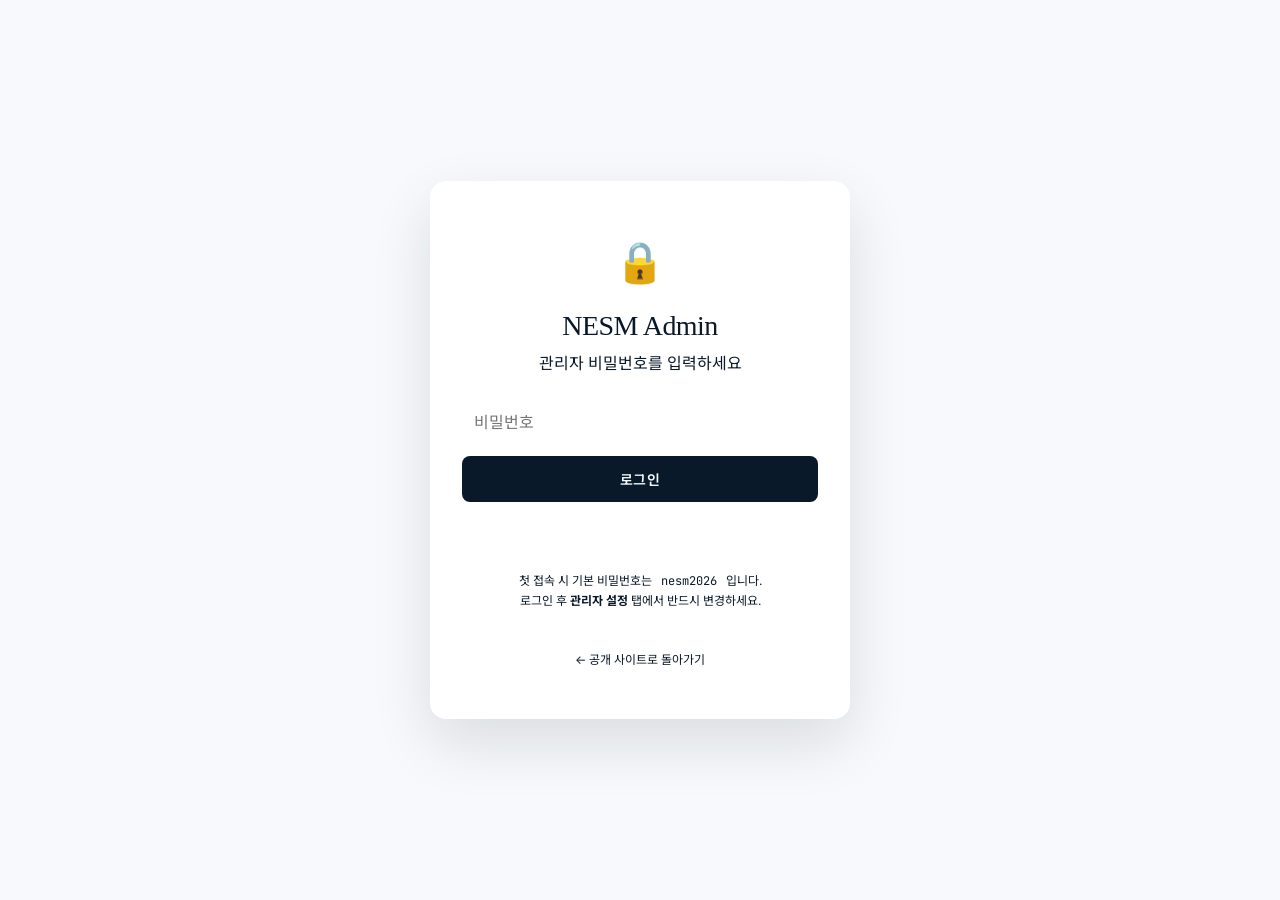
<file: admin.html>
<!DOCTYPE html>
<html lang="ko">
<head>
  <meta charset="UTF-8" />
  <meta name="viewport" content="width=device-width, initial-scale=1.0" />
  <title>Admin · NESM</title>
  <meta name="robots" content="noindex, nofollow" />
  <meta http-equiv="Cache-Control" content="no-cache, no-store, must-revalidate" />
  <meta http-equiv="Pragma" content="no-cache" />
  <meta http-equiv="Expires" content="0" />
  <link rel="icon" type="image/svg+xml" href="assets/icons/favicon.svg" />
  <link rel="preconnect" href="https://fonts.googleapis.com" />
  <link rel="preconnect" href="https://fonts.gstatic.com" crossorigin />
  <link href="https://fonts.googleapis.com/css2?family=Inter:wght@400;500;600;700;800&family=JetBrains+Mono:wght@400;500&family=Noto+Sans+KR:wght@400;500;700&display=swap" rel="stylesheet" />
  <link rel="stylesheet" href="css/style.css?v=20260420v" />
  <link rel="stylesheet" href="css/admin.css?v=20260420v" />
</head>
<body>

<!-- Login screen -->
<div id="login-screen" class="admin-login-screen">
  <div class="admin-login-box">
    <div class="admin-login-icon">🔒</div>
    <h1>NESM Admin</h1>
    <p class="admin-login-sub">관리자 비밀번호를 입력하세요</p>
    <form id="login-form" autocomplete="off">
      <input type="password" id="password-input" placeholder="비밀번호" autofocus />
      <button type="submit" class="btn btn-primary">로그인</button>
    </form>
    <div id="login-error" class="admin-login-error"></div>
    <div class="admin-login-hint">
      첫 접속 시 기본 비밀번호는 <code>nesm2026</code> 입니다.<br />
      로그인 후 <b>관리자 설정</b> 탭에서 반드시 변경하세요.
    </div>
    <a href="index.html" class="admin-login-back">← 공개 사이트로 돌아가기</a>
  </div>
</div>

<!-- Admin dashboard -->
<div id="dashboard" class="admin-dashboard hidden">
  <header class="admin-header">
    <div class="admin-header-inner">
      <div class="admin-brand">
        <span class="admin-lock">🔒</span>
        <strong>NESM</strong> · Admin
      </div>
      <div class="admin-actions">
        <a href="index.html" target="_blank" class="btn btn-ghost" title="공개 사이트 새 탭으로 열기">공개 사이트 ↗</a>
        <button id="logout-btn" class="btn btn-outline">로그아웃</button>
      </div>
    </div>
  </header>

  <!-- Instructions banner -->
  <div class="admin-banner">
    <div class="admin-banner-inner">
      <b>📌 업데이트 방법</b> — <b>🔐 관리자 설정</b> 탭에서 GitHub 토큰을 한 번 설정하면, 이후 <b>저장</b> 버튼 클릭 시
      자동으로 GitHub에 커밋되어 <b>1~2분 후 사이트에 반영</b>됩니다. 토큰 미설정 시 기존처럼 JSON 파일이 다운로드됩니다.
    </div>
  </div>

  <!-- Tabs -->
  <nav class="admin-tabs">
    <div class="admin-tabs-inner">
      <button class="admin-tab active" data-tab="pi">🎓 PI</button>
      <button class="admin-tab" data-tab="members">👥 Member</button>
      <button class="admin-tab" data-tab="topics">🔬 Research</button>
      <button class="admin-tab" data-tab="publications">📄 Publications</button>
      <button class="admin-tab" data-tab="news">📣 News</button>
      <button class="admin-tab" data-tab="gallery">🖼 Gallery</button>
      <button class="admin-tab" data-tab="announcement">📢 공지 팝업</button>
      <button class="admin-tab" data-tab="stats">📊 접속 통계</button>
      <button class="admin-tab" data-tab="config">⚙️ 기본설정</button>
      <button class="admin-tab" data-tab="settings">🔐 관리자 설정</button>
    </div>
  </nav>

  <main class="admin-main">
    <div id="tab-pi" class="admin-tab-panel active"></div>
    <div id="tab-members" class="admin-tab-panel"></div>
    <div id="tab-topics" class="admin-tab-panel"></div>
    <div id="tab-publications" class="admin-tab-panel"></div>
    <div id="tab-news" class="admin-tab-panel"></div>
    <div id="tab-gallery" class="admin-tab-panel"></div>
    <div id="tab-announcement" class="admin-tab-panel"></div>
    <div id="tab-stats" class="admin-tab-panel"></div>
    <div id="tab-config" class="admin-tab-panel"></div>
    <div id="tab-settings" class="admin-tab-panel"></div>
  </main>
</div>

<!-- Edit modal -->
<div id="modal" class="admin-modal hidden">
  <div class="admin-modal-backdrop"></div>
  <div class="admin-modal-box">
    <div class="admin-modal-header">
      <h3 id="modal-title">편집</h3>
      <button id="modal-close" class="admin-icon-btn" title="닫기">✕</button>
    </div>
    <div id="modal-body" class="admin-modal-body"></div>
    <div class="admin-modal-footer">
      <button id="modal-cancel" class="btn btn-ghost">취소</button>
      <button id="modal-save" class="btn btn-primary">확인</button>
    </div>
  </div>
</div>

<!-- Toast -->
<div id="toast" class="admin-toast"></div>

<script src="js/admin.js?v=20260420v"></script>
</body>
</html>
</file>
<file: css/style.css>
/* ================================================================
   Hoon-Hee Ryu Lab — Next-generation Energy Storage Materials Lab (NESM)
   Premium academic design system · light + dark mode
   ================================================================ */

/* ---- Design Tokens — Professional Navy (Yale/MIT × Stripe) ---- */
:root {
  --c-bg: #F7F9FC;
  --c-surface: #FFFFFF;
  --c-surface-2: #EEF2F8;
  --c-text: #0A1929;
  --c-text-muted: #455770;
  --c-text-light: #8696B0;
  --c-border: #D8DFEA;
  --c-border-strong: #B8C2D4;
  --c-accent: #1B5BD9;
  --c-accent-hover: #0F47B8;
  --c-accent-soft: #E5EDFB;
  --c-highlight: #1B5BD9;
  --c-navy-deep: #0A1929;

  --font-display: "Fraunces", "Noto Serif KR", Georgia, serif;
  --font-sans: "Inter", "Noto Sans KR", -apple-system, BlinkMacSystemFont, sans-serif;
  --font-mono: "JetBrains Mono", ui-monospace, "SF Mono", Menlo, Consolas, monospace;

  --fs-xs: 0.75rem;
  --fs-sm: 0.875rem;
  --fs-base: 1rem;
  --fs-lg: 1.125rem;
  --fs-xl: 1.375rem;
  --fs-2xl: 1.75rem;
  --fs-3xl: 2.25rem;
  --fs-4xl: 3rem;
  --fs-5xl: 4rem;
  --fs-6xl: 5.5rem;

  --space-1: 0.25rem;
  --space-2: 0.5rem;
  --space-3: 0.75rem;
  --space-4: 1rem;
  --space-6: 1.5rem;
  --space-8: 2rem;
  --space-12: 3rem;
  --space-16: 4rem;
  --space-20: 5rem;
  --space-24: 6rem;
  --space-32: 8rem;

  --container: 1240px;
  --container-narrow: 880px;

  --radius-sm: 4px;
  --radius: 8px;
  --radius-lg: 16px;

  --shadow-sm: 0 1px 2px rgba(20, 24, 31, 0.04);
  --shadow: 0 4px 24px rgba(20, 24, 31, 0.06);
  --shadow-lg: 0 24px 60px rgba(20, 24, 31, 0.12);

  --transition: 240ms cubic-bezier(0.16, 1, 0.3, 1);
  --transition-fast: 160ms ease;
}

/* ---- Dark mode — Deep Navy ---- */
[data-theme="dark"] {
  --c-bg: #0A1929;
  --c-surface: #102A43;
  --c-surface-2: #14304F;
  --c-text: #E6F0FB;
  --c-text-muted: #93B5D9;
  --c-text-light: #5D7A9E;
  --c-border: #1E3A5F;
  --c-border-strong: #2D4D78;
  --c-accent: #5B9DFF;
  --c-accent-hover: #7AB1FF;
  --c-accent-soft: #142940;
  --c-highlight: #5B9DFF;
  --c-navy-deep: #050E1A;

  --shadow-sm: 0 1px 2px rgba(0, 0, 0, 0.4);
  --shadow: 0 4px 24px rgba(0, 0, 0, 0.5);
  --shadow-lg: 0 24px 60px rgba(0, 0, 0, 0.7);
}

@media (prefers-color-scheme: dark) {
  :root:not([data-theme="light"]) {
    --c-bg: #0A1929;
    --c-surface: #102A43;
    --c-surface-2: #14304F;
    --c-text: #E6F0FB;
    --c-text-muted: #93B5D9;
    --c-text-light: #5D7A9E;
    --c-border: #1E3A5F;
    --c-border-strong: #2D4D78;
    --c-accent: #5B9DFF;
    --c-accent-hover: #7AB1FF;
    --c-accent-soft: #142940;
    --c-highlight: #5B9DFF;
    --c-navy-deep: #050E1A;
  }
}

/* ---- Reset & Base ---- */
*, *::before, *::after { box-sizing: border-box; }
html { scroll-behavior: smooth; -webkit-text-size-adjust: 100%; }
body {
  margin: 0;
  font-family: var(--font-sans);
  font-size: var(--fs-base);
  line-height: 1.65;
  color: var(--c-text);
  background: var(--c-bg);
  -webkit-font-smoothing: antialiased;
  -moz-osx-font-smoothing: grayscale;
  font-feature-settings: "ss01", "ss02", "cv01", "cv11";
  transition: background-color var(--transition), color var(--transition);
}
img { max-width: 100%; height: auto; display: block; }
button { font-family: inherit; cursor: pointer; border: 0; background: transparent; color: inherit; }

a { color: var(--c-text); text-decoration: none; transition: color var(--transition-fast); border-bottom: 1px solid transparent; }
a:hover { color: var(--c-accent); }
.pub-item .title a:hover, .news-quick a:hover .title { color: var(--c-accent); }
.pi-info a, .footer-grid a, .nav-links a { border-bottom: 0; }

/* ---- Display typography ---- */
h1, h2, h3, h4 {
  font-family: var(--font-display);
  font-weight: 500;
  line-height: 1.1;
  letter-spacing: -0.02em;
  color: var(--c-text);
  margin: 0 0 var(--space-4);
  font-feature-settings: "ss01";
}
h1 { font-size: clamp(2.5rem, 6vw, var(--fs-5xl)); font-weight: 400; }
h2 { font-size: var(--fs-3xl); font-weight: 500; }
h3 { font-size: var(--fs-xl); font-weight: 500; }
p { margin: 0 0 var(--space-4); color: var(--c-text-muted); }

::selection { background: var(--c-accent); color: var(--c-bg); }

/* ---- Layout ---- */
.container { width: 100%; max-width: var(--container); margin: 0 auto; padding: 0 var(--space-6); }
.container-narrow { max-width: var(--container-narrow); margin: 0 auto; padding: 0 var(--space-6); }
.section { padding: var(--space-24) 0; }
.section-tight { padding: var(--space-16) 0; }
@media (max-width: 720px) { .section { padding: var(--space-16) 0; } }

.eyebrow {
  display: inline-block;
  font-family: var(--font-sans);
  font-size: var(--fs-xs);
  letter-spacing: 0.18em;
  text-transform: uppercase;
  color: var(--c-text-light);
  margin-bottom: var(--space-3);
  font-weight: 600;
}

/* ---- Header ---- */
.site-header {
  position: fixed;
  top: 0; left: 0; right: 0;
  z-index: 100;
  background: rgba(251, 250, 247, 0.85);
  backdrop-filter: saturate(180%) blur(20px);
  -webkit-backdrop-filter: saturate(180%) blur(20px);
  border-bottom: 1px solid transparent;
  transition: background var(--transition), border-color var(--transition);
}
[data-theme="dark"] .site-header { background: rgba(11, 14, 20, 0.8); }
@media (prefers-color-scheme: dark) {
  :root:not([data-theme="light"]) .site-header { background: rgba(11, 14, 20, 0.8); }
}
.site-header.scrolled { border-bottom-color: var(--c-border); }

.nav {
  display: flex;
  align-items: center;
  justify-content: space-between;
  max-width: var(--container);
  margin: 0 auto;
  padding: var(--space-4) var(--space-6);
}
.nav-brand {
  font-family: var(--font-display);
  font-weight: 500;
  font-size: var(--fs-lg);
  letter-spacing: -0.01em;
  color: var(--c-text);
}
.nav-brand .dot { color: var(--c-highlight); }
.nav-links {
  display: flex;
  gap: var(--space-8);
  list-style: none;
  margin: 0; padding: 0;
}
.nav-links a {
  color: var(--c-text-muted);
  font-size: var(--fs-sm);
  font-weight: 500;
  letter-spacing: 0.01em;
  position: relative;
  padding: var(--space-2) 0;
}
.nav-links a:hover { color: var(--c-text); }
.nav-links a.active { color: var(--c-text); }
.nav-links a.active::after {
  content: "";
  position: absolute;
  left: 0; right: 0; bottom: -2px;
  height: 1px;
  background: var(--c-highlight);
}
.nav-right { display: flex; align-items: center; gap: var(--space-3); }
.icon-btn {
  width: 36px; height: 36px;
  display: inline-flex; align-items: center; justify-content: center;
  border-radius: 50%;
  color: var(--c-text-muted);
  transition: all var(--transition-fast);
  font-size: 1rem;
}
.icon-btn:hover { background: var(--c-surface-2); color: var(--c-text); }
.lang-toggle {
  font-size: var(--fs-xs);
  font-weight: 600;
  letter-spacing: 0.05em;
  color: var(--c-text-muted);
  padding: var(--space-2) var(--space-3);
  border-radius: var(--radius-sm);
  transition: all var(--transition-fast);
}
.lang-toggle:hover { color: var(--c-text); background: var(--c-surface-2); }

.nav-toggle { display: none; }
@media (max-width: 880px) {
  .nav-links { display: none; }
  .nav-links.open {
    display: flex;
    position: absolute; top: 100%; left: 0; right: 0;
    flex-direction: column; gap: 0;
    background: var(--c-surface);
    border-top: 1px solid var(--c-border);
    border-bottom: 1px solid var(--c-border);
    padding: var(--space-4) var(--space-6);
  }
  .nav-links.open li { padding: var(--space-3) 0; border-bottom: 1px solid var(--c-border); }
  .nav-links.open li:last-child { border-bottom: 0; }
  .nav-toggle {
    display: inline-flex; align-items: center; justify-content: center;
    width: 36px; height: 36px;
  }
  .nav-toggle span, .nav-toggle span::before, .nav-toggle span::after {
    content: ""; display: block; width: 18px; height: 1.5px; background: var(--c-text); position: relative;
  }
  .nav-toggle span::before { position: absolute; top: -6px; }
  .nav-toggle span::after { position: absolute; top: 6px; }
}

/* ---- Hero (Manifesto style — Anthropic/Stripe) ---- */
.hero {
  position: relative;
  padding: calc(var(--space-32) + var(--space-12)) 0 var(--space-20);
  overflow: hidden;
}
.hero-inner {
  max-width: var(--container);
  margin: 0 auto;
  padding: 0 var(--space-6);
}
.hero .hero-eyebrow {
  font-family: var(--font-mono);
  font-size: var(--fs-xs);
  letter-spacing: 0.22em;
  text-transform: uppercase;
  color: var(--c-text-muted);
  margin-bottom: var(--space-12);
  display: flex;
  align-items: center;
  gap: var(--space-3);
}
.hero .hero-eyebrow::after {
  content: "";
  display: inline-block;
  height: 1px;
  background: var(--c-border-strong);
  flex: 1;
  max-width: 200px;
}
.hero h1 {
  font-family: var(--font-sans);
  font-size: clamp(3rem, 9vw, 7.5rem);
  font-weight: 800;
  line-height: 0.96;
  letter-spacing: -0.045em;
  margin-bottom: var(--space-12);
  color: var(--c-text);
  max-width: 16ch;
}
.hero h1 .accent { color: var(--c-accent); }
.hero h1 .line { display: block; }
.hero-cta { display: flex; gap: var(--space-3); flex-wrap: wrap; margin-bottom: var(--space-16); }
.hero-meta {
  display: flex;
  align-items: center;
  gap: var(--space-6);
  padding-top: var(--space-6);
  border-top: 1px solid var(--c-border);
  flex-wrap: wrap;
  font-family: var(--font-mono);
  font-size: var(--fs-sm);
  color: var(--c-text-muted);
}
.hero-meta .stat { display: inline-flex; align-items: baseline; gap: var(--space-2); }
.hero-meta .stat .n { color: var(--c-text); font-weight: 700; font-size: var(--fs-base); }
.hero-meta .stat .lbl { color: var(--c-text-light); font-size: var(--fs-xs); letter-spacing: 0.08em; text-transform: uppercase; }
.hero-meta .sep { color: var(--c-text-light); }

/* ---- Buttons ---- */
.btn {
  display: inline-flex; align-items: center; justify-content: center;
  gap: var(--space-2);
  padding: var(--space-3) var(--space-6);
  border-radius: var(--radius);
  font-size: var(--fs-sm);
  font-weight: 600;
  letter-spacing: 0.01em;
  transition: all var(--transition);
  border: 1px solid transparent;
  cursor: pointer;
}
.btn-primary { background: var(--c-text); color: var(--c-bg); }
.btn-primary:hover { background: var(--c-accent); color: var(--c-bg); transform: translateY(-1px); box-shadow: var(--shadow); }
.btn-outline { background: transparent; color: var(--c-text); border-color: var(--c-border-strong); }
.btn-outline:hover { background: var(--c-surface-2); color: var(--c-text); border-color: var(--c-text); }
.btn-ghost { color: var(--c-text-muted); }
.btn-ghost:hover { color: var(--c-text); }
.btn-sm { padding: var(--space-2) var(--space-4); font-size: var(--fs-xs); }

/* ---- Section title ---- */
.section-title { margin-bottom: var(--space-16); }
.section-title h2 { font-size: clamp(1.75rem, 4vw, var(--fs-3xl)); margin-bottom: var(--space-3); }
.section-title p { color: var(--c-text-muted); font-size: var(--fs-lg); max-width: 640px; }
.section-title.center { text-align: center; }
.section-title.center p { margin: 0 auto; }

/* ---- Metrics strip (Hero) ---- */
.metrics-strip {
  display: grid;
  grid-template-columns: repeat(4, 1fr);
  gap: 0;
  border-top: 1px solid var(--c-border);
  border-bottom: 1px solid var(--c-border);
  margin: var(--space-16) 0;
}
.metric-cell {
  padding: var(--space-8) var(--space-4);
  text-align: center;
  border-right: 1px solid var(--c-border);
}
.metric-cell:last-child { border-right: 0; }
.metric-cell .value {
  display: block;
  font-family: var(--font-display);
  font-size: clamp(2rem, 5vw, var(--fs-4xl));
  font-weight: 400;
  color: var(--c-text);
  letter-spacing: -0.03em;
  line-height: 1;
}
.metric-cell .label {
  display: block;
  margin-top: var(--space-2);
  font-size: var(--fs-xs);
  color: var(--c-text-light);
  letter-spacing: 0.12em;
  text-transform: uppercase;
  font-weight: 600;
}
@media (max-width: 720px) {
  .metrics-strip { grid-template-columns: repeat(2, 1fr); }
  .metric-cell:nth-child(2) { border-right: 0; }
  .metric-cell:nth-child(1), .metric-cell:nth-child(2) { border-bottom: 1px solid var(--c-border); }
}

/* ---- Reveal animation ---- */
.reveal {
  opacity: 0;
  transform: translateY(24px);
  transition: opacity 800ms cubic-bezier(0.16, 1, 0.3, 1), transform 800ms cubic-bezier(0.16, 1, 0.3, 1);
}
.reveal.visible {
  opacity: 1;
  transform: translateY(0);
}

/* ---- Topic cards (Research) ---- */
.topic-grid { display: grid; grid-template-columns: 1fr 1fr; gap: var(--space-8); }
@media (max-width: 720px) { .topic-grid { grid-template-columns: 1fr; } }
.topic-card {
  position: relative;
  padding: var(--space-8);
  background: var(--c-surface);
  border: 1px solid var(--c-border);
  border-radius: var(--radius-lg);
  transition: all var(--transition);
  text-decoration: none;
  color: inherit;
  display: block;
}
.topic-card:hover {
  border-color: var(--c-text);
  transform: translateY(-4px);
  box-shadow: var(--shadow);
}
.topic-card .topic-svg {
  width: 100%;
  height: 140px;
  display: flex; align-items: center; justify-content: center;
  margin-bottom: var(--space-6);
  color: var(--c-accent);
}
.topic-card .topic-svg svg { width: 100%; height: 100%; }
.topic-card h3 {
  font-size: var(--fs-xl);
  margin-bottom: var(--space-3);
}
.topic-card p { font-size: var(--fs-sm); margin-bottom: var(--space-4); }
.topic-card .keywords { display: flex; flex-wrap: wrap; gap: var(--space-2); }
.topic-card .kw {
  font-size: var(--fs-xs);
  font-family: var(--font-mono);
  color: var(--c-text-light);
  padding: var(--space-1) var(--space-3);
  border: 1px solid var(--c-border);
  border-radius: 999px;
  letter-spacing: 0.02em;
}
.topic-card .rep-papers {
  margin-top: var(--space-6);
  padding-top: var(--space-4);
  border-top: 1px dashed var(--c-border);
  font-size: var(--fs-xs);
  color: var(--c-text-light);
}
.topic-card .rep-papers ul { padding-left: var(--space-4); margin: var(--space-2) 0 0; }
.topic-card .rep-papers li { margin-bottom: var(--space-1); }
.topic-card .topic-cta {
  margin-top: var(--space-6);
  padding-top: var(--space-4);
  border-top: 1px solid var(--c-border);
  font-size: var(--fs-sm);
  font-weight: 600;
  color: var(--c-accent);
  letter-spacing: 0.01em;
  display: flex;
  align-items: center;
  gap: var(--space-2);
  transition: gap var(--transition);
}
.topic-card:hover .topic-cta { gap: var(--space-3); }

/* ---- Research detail page ---- */
.topic-hero-svg {
  background: var(--c-surface-2);
  border: 1px solid var(--c-border);
  border-radius: var(--radius-lg);
  padding: var(--space-12);
  display: flex;
  justify-content: center;
  margin-bottom: var(--space-8);
}
.topic-hero-svg svg { max-width: 420px; width: 100%; height: auto; color: var(--c-accent); }

.detail-body { font-size: var(--fs-lg); line-height: 1.75; color: var(--c-text); }
.detail-body p { color: var(--c-text); margin-bottom: var(--space-6); white-space: pre-wrap; }
.detail-body p:last-child { margin-bottom: 0; }

.detail-pubs { list-style: none; padding: 0; margin: 0; }
.detail-pubs li {
  padding: var(--space-4) 0;
  border-bottom: 1px solid var(--c-border);
}
.detail-pubs li:last-child { border-bottom: 0; }
.detail-pubs .pub-title {
  font-weight: 500;
  color: var(--c-text);
  margin-bottom: var(--space-1);
  line-height: 1.5;
}
.detail-pubs .pub-meta {
  font-size: var(--fs-sm);
  color: var(--c-text-muted);
  font-family: var(--font-mono);
  letter-spacing: 0.02em;
}

.topic-nav {
  display: grid;
  grid-template-columns: 1fr 1fr;
  gap: var(--space-6);
}
@media (max-width: 640px) { .topic-nav { grid-template-columns: 1fr; } }
.topic-nav-link {
  display: flex;
  flex-direction: column;
  gap: var(--space-2);
  padding: var(--space-6);
  background: var(--c-surface);
  border: 1px solid var(--c-border);
  border-radius: var(--radius-lg);
  color: inherit;
  transition: all var(--transition);
}
.topic-nav-link:hover { border-color: var(--c-text); transform: translateY(-2px); box-shadow: var(--shadow); }
.topic-nav-link.next { text-align: right; }
.topic-nav-dir {
  font-family: var(--font-mono);
  font-size: var(--fs-xs);
  color: var(--c-text-light);
  letter-spacing: 0.1em;
  text-transform: uppercase;
  font-weight: 600;
}
.topic-nav-name {
  font-family: var(--font-sans);
  font-weight: 600;
  font-size: var(--fs-lg);
  color: var(--c-text);
  letter-spacing: -0.01em;
}

/* ---- Member cards ---- */
.member-grid { display: grid; grid-template-columns: repeat(3, 1fr); gap: var(--space-6); }
@media (max-width: 960px) { .member-grid { grid-template-columns: repeat(2, 1fr); } }
@media (max-width: 540px) { .member-grid { grid-template-columns: 1fr; } }
/* Member tabs (Current / Alumni) */
.member-tabs {
  display: flex;
  gap: var(--space-8);
  border-bottom: 1px solid var(--c-border);
  margin-bottom: var(--space-12);
}
.member-tab {
  padding: var(--space-4) 0;
  font-size: var(--fs-lg);
  font-weight: 600;
  color: var(--c-text-muted);
  border-bottom: 2px solid transparent;
  transition: all var(--transition-fast);
  letter-spacing: -0.01em;
  font-family: var(--font-sans);
  cursor: pointer;
}
.member-tab:hover { color: var(--c-text); }
.member-tab.active { color: var(--c-accent); border-bottom-color: var(--c-accent); }
.member-tab-count {
  display: inline-block;
  margin-left: var(--space-2);
  padding: 2px var(--space-2);
  font-family: var(--font-mono);
  font-size: var(--fs-xs);
  font-weight: 700;
  background: var(--c-surface-2);
  color: var(--c-text-light);
  border-radius: 999px;
}
.member-tab.active .member-tab-count { background: var(--c-accent-soft); color: var(--c-accent); }

.member-group { margin-bottom: var(--space-20); }
.member-group .group-head {
  display: flex;
  align-items: baseline;
  justify-content: space-between;
  margin-bottom: var(--space-6);
  padding-bottom: var(--space-3);
  border-bottom: 1px solid var(--c-border);
}
.member-group .group-head h3 {
  font-family: var(--font-sans);
  font-size: var(--fs-xs);
  font-weight: 700;
  letter-spacing: 0.2em;
  text-transform: uppercase;
  color: var(--c-text);
  margin: 0;
}
.member-group .group-head .count {
  font-family: var(--font-mono);
  font-size: var(--fs-xs);
  color: var(--c-text-light);
  letter-spacing: 0.05em;
}

.member-card {
  position: relative;
  background: var(--c-surface);
  border: 1px solid var(--c-border);
  border-radius: var(--radius-lg);
  padding: var(--space-6);
  transition: all var(--transition);
  text-decoration: none;
  color: inherit;
  display: flex;
  flex-direction: column;
  gap: var(--space-3);
  overflow: hidden;
}
.member-card:hover {
  transform: translateY(-3px);
  box-shadow: var(--shadow);
  border-color: var(--c-text);
}

/* Avatar — role-tinted gradient */
.member-card .photo {
  width: 100%;
  aspect-ratio: 1 / 1;
  margin: 0 0 var(--space-2);
  border-radius: var(--radius);
  overflow: hidden;
  display: flex; align-items: center; justify-content: center;
  font-family: var(--font-sans);
  font-size: 3.5rem;
  font-weight: 700;
  letter-spacing: -0.03em;
  position: relative;
}
.member-card img.photo { object-fit: cover; }
.member-card .photo::after {
  content: "";
  position: absolute; inset: 0;
  background: linear-gradient(135deg, transparent 0%, rgba(0,0,0,0.04) 100%);
  pointer-events: none;
}
[data-theme="dark"] .member-card .photo::after { background: linear-gradient(135deg, transparent 0%, rgba(255,255,255,0.03) 100%); }

/* Role-based avatar palettes — navy gradient steps */
.member-card[data-role="professor"] .photo { background: linear-gradient(135deg, #0A1929, #1E3A5F); color: #E6F0FB; }
.member-card[data-role="phd"]       .photo { background: linear-gradient(135deg, #1B3A5C, #2D5A8F); color: #E6F0FB; }
.member-card[data-role="ms"]        .photo { background: linear-gradient(135deg, #5B9DFF, #1B5BD9); color: #FFFFFF; }
.member-card[data-role="undergraduate"] .photo { background: linear-gradient(135deg, #BFD3F0, #93B5D9); color: #0A1929; }
.member-card[data-role="alumni"]    .photo { background: linear-gradient(135deg, #E5EDFB, #C5D6F0); color: #1B5BD9; }
[data-theme="dark"] .member-card[data-role="undergraduate"] .photo { background: linear-gradient(135deg, #2D4D78, #1E3A5F); color: #BFD3F0; }
[data-theme="dark"] .member-card[data-role="alumni"] .photo { background: linear-gradient(135deg, #142940, #0A1F33); color: var(--c-accent); }

/* Name block */
.member-card .name-row {
  display: flex;
  align-items: baseline;
  justify-content: space-between;
  gap: var(--space-2);
  margin-bottom: 2px;
}
.member-card .name-ko { font-weight: 700; font-size: var(--fs-lg); color: var(--c-text); letter-spacing: -0.01em; }
.member-card .name-en { font-family: var(--font-mono); font-size: var(--fs-xs); color: var(--c-text-light); letter-spacing: 0.02em; }

.member-card .role-line {
  display: flex;
  align-items: center;
  gap: var(--space-2);
  font-size: var(--fs-xs);
  color: var(--c-text-muted);
  font-family: var(--font-mono);
  letter-spacing: 0.04em;
  margin-bottom: var(--space-2);
}
.member-card .role-line .dot { color: var(--c-accent); }
.member-card .role-line .joined { color: var(--c-text-light); }

.member-card .summary {
  font-size: var(--fs-sm);
  color: var(--c-text-muted);
  line-height: 1.55;
  margin-bottom: var(--space-3);
  flex: 1;
}

.member-card .tags { display: flex; flex-wrap: wrap; gap: var(--space-1); margin-top: auto; }
.member-card .tag-mini {
  font-family: var(--font-mono);
  font-size: 11px;
  padding: 2px 8px;
  background: var(--c-surface-2);
  color: var(--c-text);
  border-radius: 999px;
  letter-spacing: 0.02em;
  border: 1px solid var(--c-border);
}

.member-card .email-row {
  margin-top: var(--space-3);
  padding-top: var(--space-3);
  border-top: 1px dashed var(--c-border);
  font-family: var(--font-mono);
  font-size: var(--fs-xs);
  color: var(--c-text-light);
}
.member-card .email-row a { color: inherit; }
.member-card .email-row a:hover { color: var(--c-accent); }

/* Open Positions card */
.member-card-open {
  background: var(--c-text);
  color: var(--c-bg);
  border: 1px solid var(--c-text);
  border-radius: var(--radius-lg);
  padding: var(--space-8);
  display: flex;
  flex-direction: column;
  justify-content: center;
  text-align: center;
  text-decoration: none;
  transition: all var(--transition);
  min-height: 100%;
}
.member-card-open:hover { background: var(--c-accent); color: var(--c-bg); border-color: var(--c-accent); transform: translateY(-3px); }
.member-card-open .icon { font-size: 2.5rem; margin-bottom: var(--space-3); opacity: 0.85; }
.member-card-open h4 { color: var(--c-bg); font-family: var(--font-sans); font-weight: 700; font-size: var(--fs-lg); margin-bottom: var(--space-2); letter-spacing: -0.01em; }
.member-card-open p { color: rgba(255,255,255,0.75); font-size: var(--fs-sm); margin-bottom: var(--space-4); }
[data-theme="dark"] .member-card-open p { color: rgba(0,0,0,0.7); }
.member-card-open .arrow { font-size: var(--fs-sm); font-weight: 600; }

/* ---- Publications list ---- */
.pub-filters {
  display: flex;
  flex-wrap: wrap;
  gap: var(--space-2);
  margin-bottom: var(--space-12);
  padding-bottom: var(--space-6);
  border-bottom: 1px solid var(--c-border);
}
.pub-filter {
  padding: var(--space-2) var(--space-4);
  border-radius: 999px;
  background: transparent;
  color: var(--c-text-muted);
  font-size: var(--fs-sm);
  font-weight: 500;
  border: 1px solid var(--c-border);
  transition: all var(--transition-fast);
}
.pub-filter:hover { color: var(--c-text); border-color: var(--c-border-strong); }
.pub-filter.active { background: var(--c-text); color: var(--c-bg); border-color: var(--c-text); }
.pub-filter-count {
  display: inline-block;
  margin-left: var(--space-1);
  padding: 0 var(--space-2);
  background: var(--c-surface-2);
  color: var(--c-text-light);
  border-radius: 999px;
  font-size: 11px;
  font-weight: 700;
  font-family: var(--font-mono);
}
.pub-filter.active .pub-filter-count { background: rgba(255,255,255,0.18); color: inherit; }

/* ---- Year filter bar ---- */
.pub-year-filters {
  display: flex;
  flex-wrap: wrap;
  align-items: center;
  gap: var(--space-2);
  margin-bottom: var(--space-8);
  padding: var(--space-4) 0;
  border-bottom: 1px solid var(--c-border);
}
.pub-year-label {
  font-family: var(--font-mono);
  font-size: var(--fs-xs);
  color: var(--c-text-light);
  letter-spacing: 0.12em;
  text-transform: uppercase;
  font-weight: 700;
  margin-right: var(--space-2);
}
.pub-year-btn {
  padding: var(--space-1) var(--space-3);
  border: 1px solid var(--c-border);
  border-radius: var(--radius-sm);
  background: transparent;
  color: var(--c-text-muted);
  font-family: var(--font-mono);
  font-size: var(--fs-sm);
  font-weight: 500;
  transition: all var(--transition-fast);
  cursor: pointer;
}
.pub-year-btn:hover { color: var(--c-accent); border-color: var(--c-accent); }
.pub-year-btn.active { background: var(--c-accent); color: #fff; border-color: var(--c-accent); font-weight: 700; }

.pub-count-header {
  padding: var(--space-4) 0 var(--space-6);
  font-family: var(--font-mono);
  font-size: var(--fs-sm);
  color: var(--c-text-muted);
  display: flex;
  align-items: baseline;
  gap: var(--space-2);
}
.pub-count-num { font-size: var(--fs-xl); font-weight: 800; color: var(--c-text); font-family: var(--font-sans); letter-spacing: -0.02em; }
.pub-count-lbl { font-size: var(--fs-sm); letter-spacing: 0.02em; }
.pub-count-reset {
  margin-left: auto;
  padding: var(--space-1) var(--space-3);
  background: var(--c-surface-2);
  border: 1px solid var(--c-border);
  border-radius: 999px;
  font-size: var(--fs-xs);
  color: var(--c-text-muted);
  cursor: pointer;
  font-family: var(--font-sans);
}
.pub-count-reset:hover { color: var(--c-accent); border-color: var(--c-accent); }

.pub-year-group { margin-bottom: var(--space-16); }
.pub-year-group h3 {
  font-family: var(--font-display);
  font-size: var(--fs-3xl);
  color: var(--c-text-light);
  font-weight: 300;
  letter-spacing: -0.03em;
  margin-bottom: var(--space-6);
}
.pub-list { list-style: none; padding: 0; margin: 0; }
.pub-item {
  padding: var(--space-6) 0;
  border-bottom: 1px solid var(--c-border);
  display: grid;
  grid-template-columns: 32px 1fr 80px;
  gap: var(--space-6);
  align-items: start;
  transition: background var(--transition-fast);
}
.pub-item:hover { background: var(--c-surface-2); margin: 0 calc(-1 * var(--space-4)); padding-left: var(--space-4); padding-right: var(--space-4); border-radius: var(--radius); }
.pub-item:last-child { border-bottom: 0; }
.pub-item .pub-num { font-family: var(--font-mono); font-size: var(--fs-xs); color: var(--c-text-light); padding-top: 4px; }
.pub-item .pub-body { min-width: 0; }
.pub-item .title { font-weight: 500; color: var(--c-text); margin-bottom: var(--space-2); line-height: 1.4; font-size: var(--fs-base); }
.pub-item .title a { color: inherit; }
.pub-item .title a:hover { color: var(--c-accent); }
.pub-item .meta { font-size: var(--fs-sm); color: var(--c-text-muted); }
.pub-item .venue { font-style: italic; color: var(--c-accent); font-weight: 600; }
.pub-item .badge-top {
  display: inline-block;
  font-size: 10px;
  padding: 2px var(--space-2);
  background: var(--c-highlight);
  color: var(--c-bg);
  border-radius: var(--radius-sm);
  margin-left: var(--space-2);
  font-weight: 700;
  letter-spacing: 0.06em;
  text-transform: uppercase;
  vertical-align: middle;
}
.pub-item .cite-count {
  text-align: right;
  font-family: var(--font-mono);
  font-size: var(--fs-sm);
  color: var(--c-text-light);
  padding-top: 4px;
}
.pub-item .cite-count .n { display: block; font-size: var(--fs-lg); font-weight: 700; color: var(--c-text); }
.pub-item .cite-count .lbl { font-size: 10px; letter-spacing: 0.08em; text-transform: uppercase; }
@media (max-width: 720px) {
  .pub-item { grid-template-columns: 1fr; gap: var(--space-2); }
  .pub-item .pub-num, .pub-item .cite-count { padding-top: 0; text-align: left; }
  .pub-item .cite-count { display: flex; align-items: baseline; gap: var(--space-2); }
  .pub-item .cite-count .n { font-size: var(--fs-base); }
}

/* ---- News list ---- */
.board-tabs { display: flex; gap: var(--space-6); border-bottom: 1px solid var(--c-border); margin-bottom: var(--space-8); }
.board-tab {
  padding: var(--space-3) 0;
  color: var(--c-text-muted);
  font-weight: 500;
  font-size: var(--fs-base);
  border-bottom: 2px solid transparent;
  transition: all var(--transition-fast);
}
.board-tab:hover { color: var(--c-text); }
.board-tab.active { color: var(--c-text); border-bottom-color: var(--c-highlight); font-weight: 600; }

.news-list { list-style: none; padding: 0; margin: 0; }
.news-item {
  padding: var(--space-6) 0;
  border-bottom: 1px solid var(--c-border);
  display: grid;
  grid-template-columns: 130px 1fr;
  gap: var(--space-6);
  align-items: start;
}
.news-item .date { color: var(--c-text-light); font-family: var(--font-mono); font-size: var(--fs-sm); padding-top: 2px; letter-spacing: 0.02em; }
.news-item .body .title { font-weight: 500; font-size: var(--fs-lg); color: var(--c-text); margin-bottom: var(--space-2); font-family: var(--font-display); }
.news-item .body .excerpt { color: var(--c-text-muted); font-size: var(--fs-sm); }
@media (max-width: 540px) {
  .news-item { grid-template-columns: 1fr; gap: var(--space-2); }
}

/* ---- PI page ---- */
.pi-hero {
  display: grid;
  grid-template-columns: 0.9fr 1.1fr;
  gap: var(--space-16);
  align-items: start;
  padding-top: var(--space-32);
}
@media (max-width: 880px) { .pi-hero { grid-template-columns: 1fr; padding-top: var(--space-24); } }
.pi-photo {
  aspect-ratio: 4 / 5;
  border-radius: var(--radius-lg);
  overflow: hidden;
  background: linear-gradient(135deg, var(--c-accent-soft), var(--c-surface-2));
  box-shadow: var(--shadow-lg);
  display: flex; align-items: center; justify-content: center;
  font-family: var(--font-display);
  font-size: var(--fs-6xl);
  color: var(--c-accent);
  position: sticky;
  top: 100px;
}
.pi-photo img { width: 100%; height: 100%; object-fit: cover; }
.pi-info h1 { margin-bottom: var(--space-2); }
.pi-info .role { font-family: var(--font-mono); font-size: var(--fs-sm); color: var(--c-highlight); letter-spacing: 0.06em; text-transform: uppercase; margin-bottom: var(--space-3); font-weight: 600; }
.pi-info .affiliation { color: var(--c-text-muted); margin-bottom: var(--space-6); }
.pi-info .bio { font-size: var(--fs-lg); line-height: 1.7; color: var(--c-text); margin-bottom: var(--space-6); }
.pi-info .pi-actions { display: flex; flex-wrap: wrap; gap: var(--space-2); margin-bottom: var(--space-12); }

.pi-section { margin-top: var(--space-16); }
.pi-section h2 {
  font-family: var(--font-sans);
  font-size: var(--fs-xs);
  font-weight: 600;
  letter-spacing: 0.18em;
  text-transform: uppercase;
  color: var(--c-text-light);
  margin-bottom: var(--space-6);
  padding-bottom: var(--space-3);
  border-bottom: 1px solid var(--c-border);
}
.pi-timeline { list-style: none; padding: 0; margin: 0; }
.pi-timeline li {
  display: grid;
  grid-template-columns: 220px 1fr;
  gap: var(--space-6);
  padding: var(--space-4) 0;
  border-bottom: 1px dashed var(--c-border);
  align-items: start;
}
.pi-timeline li:last-child { border-bottom: 0; }
.pi-timeline .period { color: var(--c-text-light); font-family: var(--font-mono); font-size: var(--fs-sm); white-space: nowrap; letter-spacing: 0.02em; }
.pi-timeline .title-text { font-weight: 500; color: var(--c-text); margin-bottom: 2px; }
.pi-timeline .org { color: var(--c-text-muted); font-size: var(--fs-sm); }
@media (max-width: 720px) {
  .pi-timeline li { grid-template-columns: 1fr; gap: var(--space-1); }
}

.pi-interests { display: flex; flex-wrap: wrap; gap: var(--space-2); list-style: none; padding: 0; margin: 0; }
.pi-interests li {
  padding: var(--space-2) var(--space-4);
  background: var(--c-surface-2);
  color: var(--c-text);
  border-radius: 999px;
  font-size: var(--fs-sm);
  font-weight: 500;
  border: 1px solid var(--c-border);
}

/* ---- Citations chart ---- */
.citations-chart {
  background: var(--c-surface);
  border: 1px solid var(--c-border);
  border-radius: var(--radius-lg);
  padding: var(--space-8);
}
.citations-chart svg { width: 100%; height: auto; display: block; }
.citations-chart .axis-label { fill: var(--c-text-light); font-family: var(--font-mono); font-size: 11px; }
.citations-chart .grid-line { stroke: var(--c-border); stroke-dasharray: 2 3; }
.citations-chart .area-fill { fill: var(--c-accent-soft); }
.citations-chart .line { stroke: var(--c-accent); stroke-width: 2; fill: none; }
.citations-chart .point { fill: var(--c-bg); stroke: var(--c-accent); stroke-width: 2; }
.citations-chart .point-label { fill: var(--c-text-muted); font-family: var(--font-mono); font-size: 10px; text-anchor: middle; }

/* ---- Contact ---- */
.contact-grid {
  display: grid;
  grid-template-columns: 1fr 1fr;
  gap: var(--space-12);
  align-items: start;
}
@media (max-width: 880px) { .contact-grid { grid-template-columns: 1fr; } }
.contact-info { display: flex; flex-direction: column; gap: var(--space-6); }
.contact-row { display: grid; grid-template-columns: 90px 1fr; gap: var(--space-4); align-items: start; }
.contact-row .label {
  font-family: var(--font-mono);
  font-size: var(--fs-xs);
  color: var(--c-text-light);
  letter-spacing: 0.08em;
  text-transform: uppercase;
  font-weight: 600;
  padding-top: 4px;
}
.contact-row .value { color: var(--c-text); }
.join-card {
  background: var(--c-text);
  color: var(--c-bg);
  padding: var(--space-12);
  border-radius: var(--radius-lg);
}
.join-card h3 { color: var(--c-bg); font-family: var(--font-display); font-size: var(--fs-2xl); margin-bottom: var(--space-4); }
.join-card p { color: rgba(255,255,255,0.75); margin-bottom: var(--space-6); }
[data-theme="dark"] .join-card p { color: rgba(20,24,31,0.7); }
.join-card .btn-primary { background: var(--c-bg); color: var(--c-text); }
.join-card .btn-primary:hover { background: var(--c-highlight); color: var(--c-text); }

/* ---- Footer ---- */
.site-footer {
  border-top: 1px solid var(--c-border);
  padding: var(--space-16) 0 var(--space-8);
  margin-top: var(--space-32);
  font-size: var(--fs-sm);
  color: var(--c-text-light);
}
.footer-grid {
  display: grid;
  grid-template-columns: 2fr 1fr 1fr 1fr;
  gap: var(--space-8);
  margin-bottom: var(--space-12);
}
@media (max-width: 720px) { .footer-grid { grid-template-columns: 1fr 1fr; } }
.footer-grid h4 {
  font-family: var(--font-sans);
  color: var(--c-text);
  font-size: var(--fs-xs);
  letter-spacing: 0.18em;
  text-transform: uppercase;
  font-weight: 600;
  margin-bottom: var(--space-3);
}
.footer-grid p { margin-bottom: var(--space-2); font-size: var(--fs-sm); color: var(--c-text-muted); }
.footer-grid ul { list-style: none; padding: 0; margin: 0; }
.footer-grid li { margin-bottom: var(--space-2); }
.footer-grid li a { color: var(--c-text-muted); }
.footer-grid li a:hover { color: var(--c-text); }
.footer-bottom {
  padding-top: var(--space-6);
  border-top: 1px solid var(--c-border);
  text-align: center;
  font-size: var(--fs-xs);
  color: var(--c-text-light);
}

/* ---- Page header ---- */
.page-header {
  padding: calc(var(--space-32) + var(--space-8)) 0 var(--space-12);
  border-bottom: 1px solid var(--c-border);
}
.page-header .container { max-width: var(--container-narrow); }
.page-header h1 { margin-bottom: var(--space-3); }
.page-header p { font-size: var(--fs-lg); }

/* ---- Featured publications grid (Home) ---- */
.featured-grid { display: grid; grid-template-columns: 1fr 1fr 1fr; gap: var(--space-6); }
@media (max-width: 880px) { .featured-grid { grid-template-columns: 1fr; } }
.featured-card {
  background: var(--c-surface);
  border: 1px solid var(--c-border);
  border-radius: var(--radius-lg);
  padding: var(--space-6);
  transition: all var(--transition);
  text-decoration: none;
  color: inherit;
  display: block;
}
.featured-card:hover { border-color: var(--c-text); transform: translateY(-3px); box-shadow: var(--shadow); }
.featured-card .meta-top {
  display: flex; justify-content: space-between; align-items: baseline;
  font-size: var(--fs-xs);
  font-family: var(--font-mono);
  color: var(--c-text-light);
  letter-spacing: 0.04em;
  margin-bottom: var(--space-3);
}
.featured-card .meta-top .year { color: var(--c-highlight); font-weight: 700; }
.featured-card h3 { font-size: var(--fs-base); line-height: 1.45; margin-bottom: var(--space-3); font-family: var(--font-sans); font-weight: 500; letter-spacing: 0; }
.featured-card .authors { font-size: var(--fs-xs); color: var(--c-text-muted); }

/* ---- News quick list (Home) ---- */
.news-quick { list-style: none; padding: 0; margin: 0; }
.news-quick li { padding: var(--space-4) 0; border-bottom: 1px solid var(--c-border); }
.news-quick li:last-child { border-bottom: 0; }
.news-quick a { display: grid; grid-template-columns: 110px 1fr; gap: var(--space-4); align-items: baseline; color: inherit; }
.news-quick .date { color: var(--c-text-light); font-family: var(--font-mono); font-size: var(--fs-xs); }
.news-quick .title { font-size: var(--fs-base); color: var(--c-text); }
.news-quick a:hover .title { color: var(--c-accent); }

/* ---- Misc ---- */
.text-center { text-align: center; }
.mt-12 { margin-top: var(--space-12); }
.mb-8 { margin-bottom: var(--space-8); }
.hidden { display: none !important; }
.divider { border: 0; border-top: 1px solid var(--c-border); margin: var(--space-16) 0; }

/* ---- Announcement modal ---- */
.ann-modal {
  position: fixed; inset: 0; z-index: 2000;
  display: flex; align-items: center; justify-content: center;
  padding: var(--space-6);
  opacity: 0;
  transition: opacity 220ms ease;
  pointer-events: none;
}
.ann-modal.show { opacity: 1; pointer-events: auto; }
.ann-backdrop { position: absolute; inset: 0; background: rgba(10, 25, 41, 0.6); backdrop-filter: blur(4px); }
.ann-box {
  position: relative;
  background: var(--c-surface);
  border: 1px solid var(--c-border);
  border-radius: var(--radius-lg);
  padding: var(--space-12);
  max-width: 540px; width: 100%;
  box-shadow: var(--shadow-lg);
  transform: translateY(20px) scale(0.98);
  transition: transform 320ms cubic-bezier(0.16, 1, 0.3, 1);
}
.ann-modal.show .ann-box { transform: translateY(0) scale(1); }
.ann-close {
  position: absolute; top: var(--space-4); right: var(--space-4);
  width: 32px; height: 32px;
  display: inline-flex; align-items: center; justify-content: center;
  color: var(--c-text-light);
  border-radius: 50%;
  font-size: 1.1rem;
  transition: all var(--transition-fast);
}
.ann-close:hover { background: var(--c-surface-2); color: var(--c-text); }
.ann-eyebrow {
  font-family: var(--font-mono);
  font-size: var(--fs-xs);
  letter-spacing: 0.18em;
  text-transform: uppercase;
  color: var(--c-accent);
  margin-bottom: var(--space-3);
  font-weight: 600;
}
.ann-title {
  font-family: var(--font-sans);
  font-weight: 700;
  font-size: var(--fs-2xl);
  color: var(--c-text);
  margin-bottom: var(--space-4);
  letter-spacing: -0.02em;
  line-height: 1.2;
}
.ann-body {
  color: var(--c-text-muted);
  font-size: var(--fs-base);
  line-height: 1.65;
  margin-bottom: var(--space-6);
  white-space: pre-wrap;
}
.ann-actions { display: flex; gap: var(--space-3); flex-wrap: wrap; }

/* =========================================================================
 * Gallery
 * ========================================================================= */
.gallery-grid {
  display: grid;
  grid-template-columns: repeat(3, minmax(0, 1fr));
  gap: var(--space-6);
}
@media (max-width: 900px) { .gallery-grid { grid-template-columns: repeat(2, minmax(0, 1fr)); } }
@media (max-width: 600px) { .gallery-grid { grid-template-columns: 1fr; } }

.gallery-card {
  display: flex;
  flex-direction: column;
  background: var(--c-surface);
  border: 1px solid var(--c-border);
  border-radius: var(--radius-lg);
  overflow: hidden;
  text-decoration: none;
  color: inherit;
  transition: transform 0.25s ease, box-shadow 0.25s ease, border-color 0.25s ease;
}
.gallery-card:hover {
  transform: translateY(-3px);
  box-shadow: 0 12px 28px rgba(0, 0, 0, 0.08);
  border-color: var(--c-accent);
}
.gallery-cover {
  aspect-ratio: 4 / 3;
  width: 100%;
  overflow: hidden;
  background: var(--c-surface-2);
  display: flex;
  align-items: center;
  justify-content: center;
}
.gallery-cover img {
  width: 100%;
  height: 100%;
  object-fit: cover;
  display: block;
  transition: transform 0.4s ease;
}
.gallery-card:hover .gallery-cover img { transform: scale(1.04); }
.gallery-cover-placeholder {
  color: var(--c-text-light);
  font-family: var(--font-sans);
  font-weight: 800;
  letter-spacing: 0.2em;
  font-size: var(--fs-lg);
}
.gallery-card-body {
  padding: var(--space-5) var(--space-5) var(--space-6);
  display: flex;
  flex-direction: column;
  gap: var(--space-2);
  flex: 1;
}
.gallery-date {
  font-family: var(--font-mono, var(--font-sans));
  font-size: var(--fs-xs);
  color: var(--c-text-light);
  letter-spacing: 0.04em;
}
.gallery-title {
  font-family: var(--font-sans);
  font-size: var(--fs-lg);
  font-weight: 700;
  line-height: 1.3;
  color: var(--c-text);
  margin: 0;
}
.gallery-summary {
  color: var(--c-text-muted);
  font-size: var(--fs-sm);
  line-height: 1.55;
  margin: 0;
  display: -webkit-box;
  -webkit-line-clamp: 3;
  -webkit-box-orient: vertical;
  overflow: hidden;
}
.gallery-cta {
  margin-top: auto;
  color: var(--c-accent);
  font-size: var(--fs-sm);
  font-weight: 600;
}

/* Detail */
.gallery-detail-grid {
  display: grid;
  grid-template-columns: repeat(3, minmax(0, 1fr));
  gap: var(--space-4);
  margin: var(--space-8) 0;
}
@media (max-width: 900px) { .gallery-detail-grid { grid-template-columns: repeat(2, minmax(0, 1fr)); } }
@media (max-width: 600px) { .gallery-detail-grid { grid-template-columns: 1fr; } }
.gallery-detail-item {
  margin: 0;
  cursor: zoom-in;
  border: 1px solid var(--c-border);
  border-radius: var(--radius-md);
  overflow: hidden;
  background: var(--c-surface);
  transition: transform 0.2s ease, box-shadow 0.2s ease;
}
.gallery-detail-item:hover { transform: translateY(-2px); box-shadow: 0 8px 20px rgba(0,0,0,0.08); }
.gallery-detail-item img {
  width: 100%;
  aspect-ratio: 4 / 3;
  object-fit: cover;
  display: block;
}
.gallery-detail-item figcaption {
  padding: var(--space-3) var(--space-4);
  font-size: var(--fs-sm);
  color: var(--c-text-muted);
  border-top: 1px solid var(--c-border);
}

/* Lightbox */
.lightbox {
  position: fixed;
  inset: 0;
  background: rgba(0, 0, 0, 0.92);
  display: flex;
  align-items: center;
  justify-content: center;
  z-index: 10000;
  padding: var(--space-6);
}
.lightbox[hidden] { display: none; }
.lightbox-figure {
  margin: 0;
  max-width: 92vw;
  max-height: 88vh;
  display: flex;
  flex-direction: column;
  align-items: center;
  gap: var(--space-3);
}
.lightbox-figure img {
  max-width: 100%;
  max-height: 80vh;
  object-fit: contain;
  display: block;
  border-radius: var(--radius-sm);
}
.lightbox-figure figcaption {
  color: #fff;
  font-size: var(--fs-sm);
  text-align: center;
  opacity: 0.85;
  max-width: 80vw;
}
.lightbox-close,
.lightbox-prev,
.lightbox-next {
  position: absolute;
  background: rgba(255, 255, 255, 0.1);
  color: #fff;
  border: none;
  cursor: pointer;
  width: 48px;
  height: 48px;
  border-radius: 50%;
  font-size: 24px;
  display: flex;
  align-items: center;
  justify-content: center;
  transition: background 0.2s ease;
}
.lightbox-close:hover,
.lightbox-prev:hover,
.lightbox-next:hover { background: rgba(255, 255, 255, 0.25); }
.lightbox-close { top: 20px; right: 20px; }
.lightbox-prev { left: 20px; top: 50%; transform: translateY(-50%); font-size: 32px; }
.lightbox-next { right: 20px; top: 50%; transform: translateY(-50%); font-size: 32px; }

/* ---- PI inline 2-column layout ---- */
.pi-inline { display: grid; grid-template-columns: 320px 1fr; gap: var(--space-12); align-items: center; }
.pi-inline-photo { display: block; overflow: hidden; border-radius: var(--radius-lg); transition: transform 0.3s ease, box-shadow 0.3s ease; flex-shrink: 0; }
.pi-inline-photo img { width: 100%; height: auto; display: block; aspect-ratio: 1/1; object-fit: cover; }
.pi-inline-photo:hover { transform: translateY(-4px); box-shadow: 0 12px 32px rgba(10,25,41,0.15); }
@media (max-width: 768px) {
  .pi-inline { grid-template-columns: 1fr; }
  .pi-inline-photo { max-width: 280px; margin: 0 auto; }
}

/* ---- Home Team grid ---- */
.team-grid { display: grid; grid-template-columns: repeat(4, 1fr); gap: var(--space-6); }
@media (max-width: 960px) { .team-grid { grid-template-columns: repeat(2, 1fr); } }
@media (max-width: 480px) { .team-grid { grid-template-columns: 1fr; } }

.team-card {
  display: flex;
  flex-direction: column;
  background: var(--c-surface);
  border: 1px solid var(--c-border);
  border-radius: var(--radius-lg);
  overflow: hidden;
  text-decoration: none;
  color: inherit;
  transition: transform var(--transition-fast), box-shadow var(--transition-fast);
}
.team-card:hover { transform: translateY(-4px); box-shadow: var(--shadow-lg); }
.team-card-photo { width: 100%; aspect-ratio: 1/1; overflow: hidden; background: var(--c-surface-2); }
.team-card-photo img { width: 100%; height: 100%; object-fit: cover; display: block; }
.team-card-initials { width: 100%; height: 100%; display: flex; align-items: center; justify-content: center; font-size: var(--fs-2xl); font-weight: 700; color: var(--c-text-light); background: var(--c-accent-soft); }
.team-card-body { padding: var(--space-4); }
.team-card-name-ko { font-size: var(--fs-lg); font-weight: 700; color: var(--c-text); line-height: 1.2; }
.team-card-name-en { font-size: var(--fs-sm); color: var(--c-text-muted); margin-top: var(--space-1); }
.team-card-role { font-size: var(--fs-xs); color: var(--c-text-light); margin-top: var(--space-2); display: flex; align-items: center; gap: var(--space-2); }
.team-card-year { background: var(--c-accent-soft); color: var(--c-accent); border-radius: var(--radius-sm); padding: 1px 6px; font-size: var(--fs-xs); font-weight: 600; }
</file>
<file: css/admin.css>
/* Admin UI styles */

/* ---- Login screen ---- */
.admin-login-screen {
  min-height: 100vh;
  display: flex;
  align-items: center;
  justify-content: center;
  padding: var(--space-6);
  background:
    radial-gradient(ellipse at top right, var(--color-primary-soft), transparent 60%),
    linear-gradient(180deg, #fff 0%, var(--color-bg-soft) 100%);
}
.admin-login-box {
  max-width: 420px;
  width: 100%;
  background: #fff;
  padding: var(--space-12) var(--space-8);
  border-radius: var(--radius-lg);
  box-shadow: var(--shadow-lg);
  text-align: center;
}
.admin-login-icon {
  font-size: 2.5rem;
  margin-bottom: var(--space-4);
}
.admin-login-box h1 { font-size: var(--fs-2xl); margin-bottom: var(--space-2); }
.admin-login-sub { color: var(--color-text-muted); margin-bottom: var(--space-6); }
.admin-login-box input[type=password] {
  width: 100%;
  padding: var(--space-3);
  font-size: var(--fs-base);
  border: 1px solid var(--color-border);
  border-radius: var(--radius);
  margin-bottom: var(--space-3);
  font-family: inherit;
}
.admin-login-box input[type=password]:focus {
  outline: none;
  border-color: var(--color-primary);
  box-shadow: 0 0 0 3px var(--color-primary-soft);
}
.admin-login-box button[type=submit] { width: 100%; }
.admin-login-error {
  color: #cc0033;
  font-size: var(--fs-sm);
  margin-top: var(--space-3);
  min-height: 1.2em;
}
.admin-login-hint {
  margin-top: var(--space-6);
  padding: var(--space-4);
  background: var(--color-primary-soft);
  border-radius: var(--radius);
  font-size: var(--fs-xs);
  color: var(--color-text-muted);
  line-height: 1.6;
}
.admin-login-hint code {
  background: #fff;
  padding: 1px 6px;
  border-radius: 3px;
  font-family: var(--font-mono);
  color: var(--color-primary-dark);
}
.admin-login-back {
  display: block;
  margin-top: var(--space-6);
  font-size: var(--fs-xs);
  color: var(--color-text-light);
}

/* ---- Dashboard ---- */
.admin-dashboard { min-height: 100vh; background: var(--color-bg-soft); }
.admin-header {
  background: var(--color-bg-dark);
  color: #fff;
  position: sticky; top: 0; z-index: 50;
}
.admin-header-inner {
  max-width: 1400px;
  margin: 0 auto;
  padding: var(--space-4) var(--space-6);
  display: flex;
  align-items: center;
  justify-content: space-between;
}
.admin-brand { font-size: var(--fs-sm); letter-spacing: 0.02em; }
.admin-brand strong { margin-left: var(--space-2); }
.admin-lock { opacity: 0.8; }
.admin-header .btn-ghost { color: rgba(255,255,255,0.85); }
.admin-header .btn-ghost:hover { color: #fff; }
.admin-header .btn-outline { color: #fff; border-color: rgba(255,255,255,0.3); }
.admin-header .btn-outline:hover { background: rgba(255,255,255,0.1); color: #fff; border-color: #fff; }

.admin-banner {
  background: #FFF7E6;
  border-bottom: 1px solid #FFD699;
  color: #7A4E00;
  font-size: var(--fs-sm);
}
.admin-banner-inner {
  max-width: 1400px;
  margin: 0 auto;
  padding: var(--space-3) var(--space-6);
  line-height: 1.6;
}
.admin-banner code {
  background: #fff;
  padding: 1px 6px;
  border-radius: 3px;
  font-family: var(--font-mono);
  color: #7A4E00;
  font-size: .85em;
}
.admin-banner-more { color: #A67000; margin-left: var(--space-2); }

.admin-tabs {
  background: #fff;
  border-bottom: 1px solid var(--color-border);
  position: sticky; top: 60px; z-index: 40;
}
.admin-tabs-inner {
  max-width: 1400px;
  margin: 0 auto;
  padding: 0 var(--space-6);
  display: flex;
  gap: var(--space-2);
  overflow-x: auto;
}
.admin-tab {
  padding: var(--space-4) var(--space-4);
  font-size: var(--fs-sm);
  font-weight: 500;
  color: var(--color-text-muted);
  border-bottom: 2px solid transparent;
  white-space: nowrap;
  transition: all var(--transition);
}
.admin-tab:hover { color: var(--color-primary); }
.admin-tab.active { color: var(--color-primary); border-bottom-color: var(--color-primary); font-weight: 600; }

.admin-main {
  max-width: 1400px;
  margin: 0 auto;
  padding: var(--space-8) var(--space-6);
}
.admin-tab-panel { display: none; }
.admin-tab-panel.active { display: block; }

/* ---- Section headers ---- */
.admin-section-head {
  display: flex;
  align-items: center;
  justify-content: space-between;
  margin-bottom: var(--space-6);
  gap: var(--space-4);
  flex-wrap: wrap;
}
.admin-section-head h2 { margin: 0; font-size: var(--fs-2xl); }
.admin-section-head .count {
  color: var(--color-text-light);
  font-weight: 400;
  font-size: var(--fs-lg);
  margin-left: var(--space-2);
}
.admin-section-actions { display: flex; gap: var(--space-2); flex-wrap: wrap; }

/* ---- Table ---- */
.admin-table {
  width: 100%;
  background: #fff;
  border: 1px solid var(--color-border);
  border-radius: var(--radius-lg);
  overflow: hidden;
  border-collapse: collapse;
}
.admin-table th, .admin-table td {
  padding: var(--space-3) var(--space-4);
  text-align: left;
  border-bottom: 1px solid var(--color-border);
  font-size: var(--fs-sm);
  vertical-align: top;
}
.admin-table th {
  background: var(--color-bg-soft);
  font-weight: 600;
  color: var(--color-text-muted);
  letter-spacing: 0.03em;
  text-transform: uppercase;
  font-size: var(--fs-xs);
}
.admin-table tr:last-child td { border-bottom: 0; }
.admin-table tr:hover td { background: var(--color-bg-soft); }
.admin-table .row-actions { display: flex; gap: var(--space-2); white-space: nowrap; }
.admin-table .td-title { font-weight: 600; color: var(--color-text); }
.admin-table .td-dim { color: var(--color-text-light); font-size: var(--fs-xs); }

.admin-badge {
  display: inline-block;
  padding: 2px var(--space-2);
  background: var(--color-primary-soft);
  color: var(--color-primary-dark);
  border-radius: var(--radius-sm);
  font-size: var(--fs-xs);
  font-weight: 600;
}
.admin-badge.accent { background: var(--color-accent); color: #fff; }
.admin-badge.gray { background: var(--color-border); color: var(--color-text-muted); }

/* ---- Buttons ---- */
.btn-sm { padding: var(--space-1) var(--space-3); font-size: var(--fs-xs); }
.btn-danger { background: #cc0033; color: #fff; }
.btn-danger:hover { background: #a8002a; color: #fff; }
.admin-icon-btn {
  width: 32px; height: 32px;
  display: inline-flex; align-items: center; justify-content: center;
  border-radius: var(--radius-sm);
  font-size: var(--fs-lg);
  color: var(--color-text-muted);
  transition: all var(--transition);
}
.admin-icon-btn:hover { background: var(--color-bg-soft); color: var(--color-text); }

/* ---- Modal ---- */
.admin-modal { position: fixed; inset: 0; z-index: 1000; display: flex; align-items: center; justify-content: center; padding: var(--space-4); }
.admin-modal-backdrop { position: absolute; inset: 0; background: rgba(15, 27, 45, 0.6); backdrop-filter: blur(4px); }
.admin-modal-box {
  position: relative;
  background: #fff;
  border-radius: var(--radius-lg);
  box-shadow: var(--shadow-lg);
  width: 100%;
  max-width: 720px;
  max-height: 90vh;
  display: flex; flex-direction: column;
}
.admin-modal-header {
  padding: var(--space-4) var(--space-6);
  border-bottom: 1px solid var(--color-border);
  display: flex; align-items: center; justify-content: space-between;
}
.admin-modal-header h3 { margin: 0; font-size: var(--fs-lg); }
.admin-modal-body {
  padding: var(--space-6);
  overflow-y: auto;
  flex: 1;
}
.admin-modal-footer {
  padding: var(--space-4) var(--space-6);
  border-top: 1px solid var(--color-border);
  display: flex; justify-content: flex-end; gap: var(--space-2);
  background: var(--color-bg-soft);
}

/* ---- Forms ---- */
.admin-form { display: flex; flex-direction: column; gap: var(--space-4); }
.admin-form-row {
  display: grid;
  grid-template-columns: 160px 1fr;
  gap: var(--space-4);
  align-items: start;
}
.admin-form-row.full { grid-template-columns: 1fr; }
.admin-form-row > label {
  padding-top: var(--space-2);
  font-size: var(--fs-sm);
  font-weight: 600;
  color: var(--color-text-muted);
}
.admin-form-row > label .req { color: #cc0033; margin-left: 2px; }
.admin-form-row input,
.admin-form-row select,
.admin-form-row textarea {
  width: 100%;
  padding: var(--space-2) var(--space-3);
  font-size: var(--fs-sm);
  font-family: inherit;
  border: 1px solid var(--color-border);
  border-radius: var(--radius-sm);
  transition: border-color var(--transition);
}
.admin-form-row input:focus,
.admin-form-row select:focus,
.admin-form-row textarea:focus {
  outline: none;
  border-color: var(--color-primary);
  box-shadow: 0 0 0 3px var(--color-primary-soft);
}
.admin-form-row textarea { min-height: 80px; resize: vertical; font-family: var(--font-base); }
.admin-form-row textarea.code { font-family: var(--font-mono); font-size: 12px; min-height: 120px; }
.admin-form-row .hint {
  font-size: var(--fs-xs);
  color: var(--color-text-light);
  margin-top: var(--space-1);
}
.admin-checkbox { display: flex; align-items: center; gap: var(--space-2); }
.admin-checkbox input { width: auto; }
@media (max-width: 640px) {
  .admin-form-row { grid-template-columns: 1fr; }
  .admin-form-row > label { padding-top: 0; }
}

/* ---- Config editor / Settings ---- */
.admin-card {
  background: #fff;
  border: 1px solid var(--color-border);
  border-radius: var(--radius-lg);
  padding: var(--space-6);
  margin-bottom: var(--space-4);
}
.admin-card h3 { font-size: var(--fs-lg); margin-bottom: var(--space-4); }
.admin-card .card-sub { color: var(--color-text-muted); font-size: var(--fs-sm); margin-bottom: var(--space-4); }

/* ---- Toast ---- */
.admin-toast {
  position: fixed;
  bottom: var(--space-6);
  left: 50%;
  transform: translateX(-50%) translateY(100px);
  background: var(--color-bg-dark);
  color: #fff;
  padding: var(--space-3) var(--space-6);
  border-radius: var(--radius);
  box-shadow: var(--shadow-lg);
  font-size: var(--fs-sm);
  z-index: 2000;
  opacity: 0;
  transition: all 300ms ease;
  pointer-events: none;
  max-width: 90vw;
}
.admin-toast.show { opacity: 1; transform: translateX(-50%) translateY(0); }
.admin-toast.success { background: #007a3d; }
.admin-toast.error { background: #cc0033; }

/* ---- Image picker ---- */
.admin-img-picker {
  display: grid;
  grid-template-columns: 140px 1fr;
  gap: var(--space-4);
  align-items: start;
}
@media (max-width: 540px) { .admin-img-picker { grid-template-columns: 1fr; } }
.admin-img-preview {
  width: 140px;
  height: 140px;
  border-radius: var(--radius);
  background: var(--color-bg-soft);
  border: 1px solid var(--color-border);
  overflow: hidden;
  display: flex;
  align-items: center;
  justify-content: center;
  position: relative;
}
.admin-img-preview img { width: 100%; height: 100%; object-fit: cover; display: block; }
.admin-img-placeholder {
  color: var(--color-text-light);
  font-size: var(--fs-xs);
  padding: var(--space-3);
  text-align: center;
  display: flex; align-items: center; justify-content: center;
  width: 100%; height: 100%;
}
.admin-img-controls { display: flex; flex-direction: column; gap: var(--space-2); }
.admin-img-controls label.btn { align-self: flex-start; }
.admin-img-hint { font-size: var(--fs-xs); color: var(--color-text-light); margin-top: var(--space-2); line-height: 1.5; }

/* ---- File picker (PDF 등) ---- */
.admin-file-picker { display: flex; flex-direction: column; gap: var(--space-2); }
.admin-file-card {
  display: flex;
  align-items: center;
  gap: var(--space-3);
  padding: var(--space-3);
  background: var(--color-bg-soft);
  border: 1px solid var(--color-border);
  border-radius: var(--radius);
}
.admin-file-icon { font-size: 1.5rem; }
.admin-file-info { flex: 1; min-width: 0; }
.admin-file-name {
  font-weight: 600;
  color: var(--color-text);
  white-space: nowrap;
  overflow: hidden;
  text-overflow: ellipsis;
  font-size: var(--fs-sm);
}
.admin-file-meta { font-size: var(--fs-xs); color: var(--color-text-light); margin-top: 2px; }
.admin-file-actions { display: flex; gap: var(--space-2); align-items: center; flex-wrap: wrap; }
.admin-file-or {
  font-size: var(--fs-xs);
  color: var(--color-text-light);
  margin-top: var(--space-2);
}
.admin-file-url {
  width: 100%;
  padding: var(--space-2) var(--space-3);
  font-size: var(--fs-sm);
  border: 1px solid var(--color-border);
  border-radius: var(--radius-sm);
  font-family: inherit;
}
.admin-file-url:focus {
  outline: none;
  border-color: var(--color-primary);
  box-shadow: 0 0 0 3px var(--color-primary-soft);
}
.admin-file-hint {
  font-size: var(--fs-xs);
  color: var(--color-text-light);
  line-height: 1.6;
  margin-top: var(--space-1);
}

/* ---- Inline list rows (PI education/experience/awards) ---- */
.admin-list-row {
  display: grid;
  grid-template-columns: repeat(auto-fit, minmax(140px, 1fr)) 40px;
  gap: var(--space-2);
  padding: var(--space-2) 0;
  border-bottom: 1px dashed var(--color-border);
  align-items: center;
}
.admin-list-row:last-child { border-bottom: 0; }
.admin-list-row input {
  padding: var(--space-2);
  font-size: var(--fs-xs);
  border: 1px solid var(--color-border);
  border-radius: var(--radius-sm);
  font-family: inherit;
}
.admin-list-row input:focus {
  outline: none;
  border-color: var(--color-primary);
  box-shadow: 0 0 0 2px var(--color-primary-soft);
}
.admin-list-row button { padding: 4px 8px; }

.admin-empty {
  text-align: center;
  padding: var(--space-16) var(--space-6);
  color: var(--color-text-light);
  background: #fff;
  border: 2px dashed var(--color-border);
  border-radius: var(--radius-lg);
}
.admin-empty .emoji { font-size: 3rem; margin-bottom: var(--space-4); }
</file>
